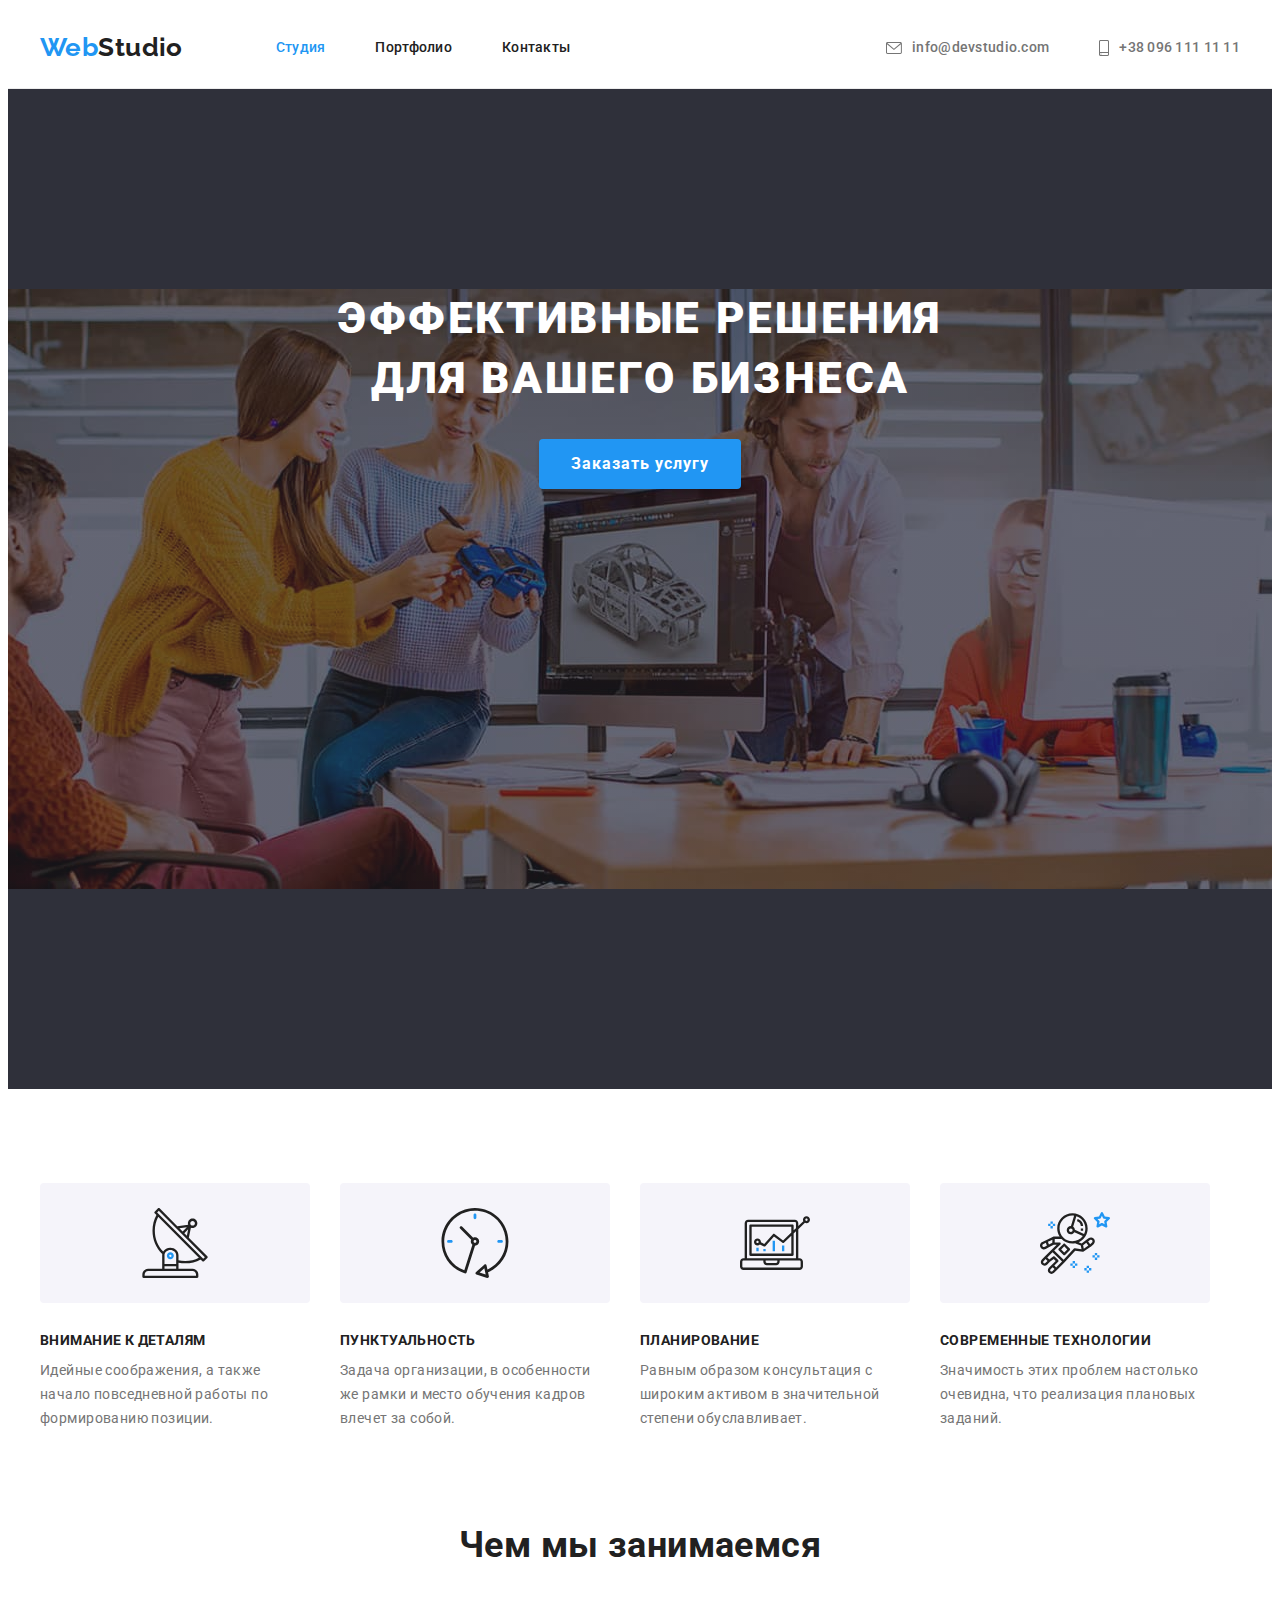
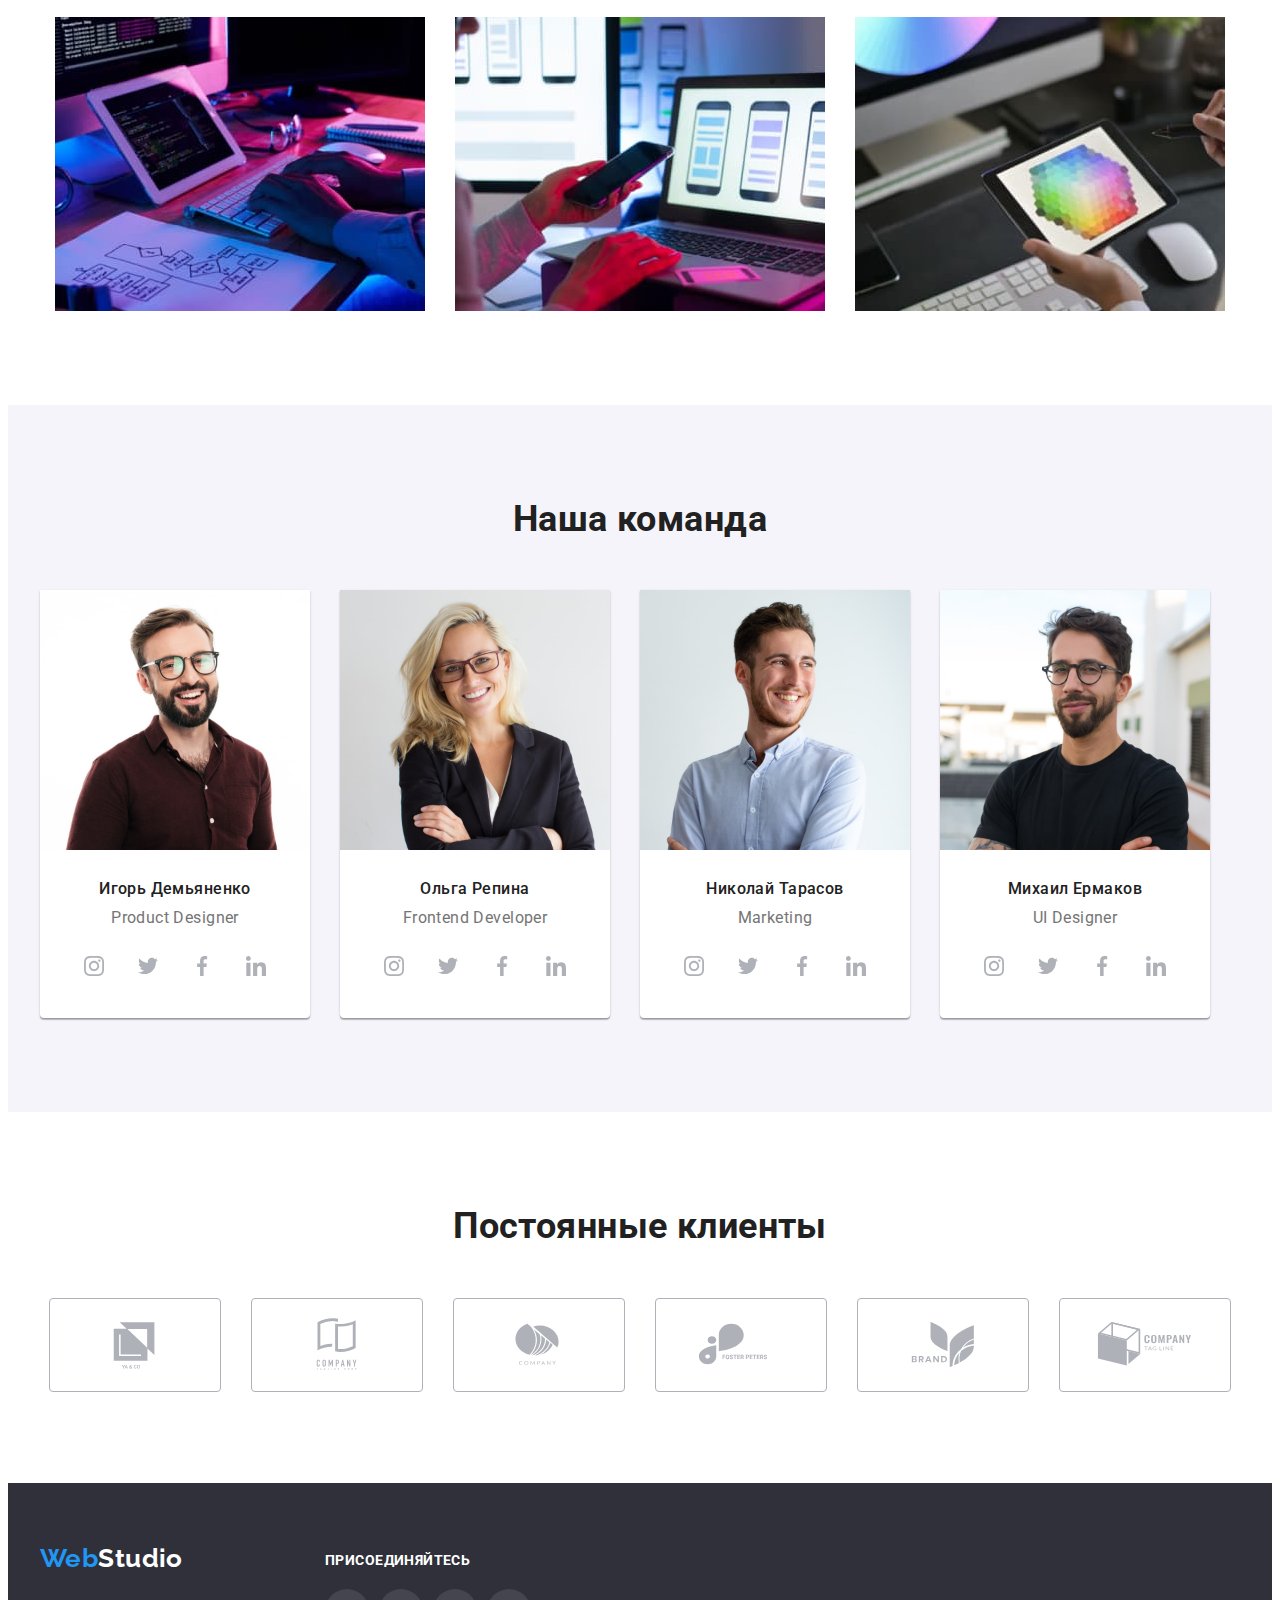
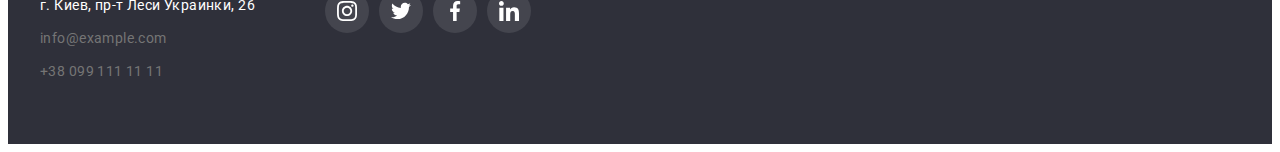
<file: index.html>
<!DOCTYPE html>
<html lang="ru">
<head>
    <meta charset="UTF-8">
    <meta http-equiv="X-UA-Compatible" content="IE=edge">
    <meta name="viewport" content="width=device-width, initial-scale=1.0">
    <link rel="preconnect" href="https://fonts.googleapis.com">
<link rel="preconnect" href="https://fonts.gstatic.com" crossorigin>
<link href="https://fonts.googleapis.com/css2?family=Oleo+Script&family=Raleway:wght@700&family=Roboto:wght@400;500;700;900&display=swap" rel="stylesheet">
    <title>Document</title>
    <link rel="stylesheet" href="https://cdnjs.cloudflare.com/ajax/libs/modern-normalize/1.1.0/modern-normalize.min.css" integrity="sha512-wpPYUAdjBVSE4KJnH1VR1HeZfpl1ub8YT/NKx4PuQ5NmX2tKuGu6U/JRp5y+Y8XG2tV+wKQpNHVUX03MfMFn9Q==" crossorigin="anonymous" referrerpolicy="no-referrer" />
    <link rel="stylesheet" href="./css/styles.css"
    />
</head>
<body>
    <header class="header">
        <div class="container main-nav">
            <a href="./index.html" class="header-logo"><span class="span-logo">Web</span>Studio</a>
            <nav>
                <ul class="site-nav">
                    <li class="nav-item"><a href=""  class="nav current">Студия</a></li>
                    <li class="nav-item"><a href="./portfolio.html"   class="nav">Портфолио</a></li>
                    <li class="nav-item"><a href=""   class="nav">Контакты</a></li>
                </ul>
            </nav>
            <ul class="contacts-nav">
                <li class="contacts-item"><a href="mailto:info@devstudio.com" class="cont-nav">
                    <svg class="contacts-icon" width="16" height="12">
                        <use href="./images/symbol-defs.svg#icon-envelope">
                        </use></svg>info@devstudio.com</a></li>
                <li class="contacts-item"><a href="tel:+380961111111" class="cont-nav">
                    <svg class="contacts-icon" width="10" height="16">
                        <use href="./images/symbol-defs.svg#icon-smartphone">
                        </use></svg>+38 096 111 11 11</a></li>
            </ul>
        </div>
    </header>
    <main> 
    <section class="hero">
        <div class="container">
            <h1 class="hero-title">Эффективные решения для вашего бизнеса</h1>
            <button type="button" class="btn">Заказать услугу</button> 
        </div>
    </section>
    <section  class="features">
        <div class="container">
            <h2 class="visually-hidden">Особенности</h2>
            <ul class="features-list">
                <li class="features-item">
                    <div class="features-icon-box">
                        <svg class="features-icon" width="70" height="70">
                        <use href="./images/symbol-defs.svg#icon-antenna">
                        </use></svg>
                    </div>
                    <h3 class="features-title">Внимание к деталям</h3>
                    <p class="features-text">Идейные соображения, а также начало повседневной работы по формированию позиции.</p>
                </li>
                <li class="features-item">
                    <div class="features-icon-box">
                        <svg class="features-icon" width="70" height="70">
                        <use href="./images/symbol-defs.svg#icon-clock">
                        </use></svg>
                    </div>
                    <h3 class="features-title">Пунктуальность</h3>
                    <p class="features-text">Задача организации, в особенности же рамки и место обучения кадров влечет за собой.</p>
                </li>
                <li class="features-item">
                    <div class="features-icon-box">
                        <svg class="features-icon" width="70" height="70">
                        <use href="./images/symbol-defs.svg#icon-diagram">
                        </use></svg>
                    </div>
                    <h3 class="features-title">Планирование</h3>
                    <p class="features-text">Равным образом консультация с широким активом в значительной степени обуславливает.</p>
                </li>
                <li class="features-item">
                    <div class="features-icon-box">
                        <svg class="features-icon" width="70" height="70">
                        <use href="./images/symbol-defs.svg#icon-astronaut">
                        </use></svg>
                    </div>
                    <h3 class="features-title">Современные технологии</h3>
                    <p class="features-text">Значимость этих проблем настолько очевидна, что реализация плановых заданий.</p>
                </li>
            </ul>
        </div>
    </section>
    <section class="about">
        <div class="container">
            <h2 class="about-title">Чем мы занимаемся</h2>
                <ul class="about-list">
                    <li class="about-img-link"><img src="./images/img1.jpg" class="about-img" alt="Написание кода" width="370"></li>
                    <li class="about-img-link"><img src="./images/img2.jpg" class="about-img" alt="Создание удобного сайта" width="370"></li>
                    <li class="about-img-link"><img src="./images/img3.jpg" class="about-img" alt="Разработка дизайна" width="370"></li>
                </ul>
        </div>
    </section>
    <section class="team">
        <div class="container">
            <h2 class="team-title">Наша команда</h2>
            <ul class="team-cards">
            <li class="persons-cards">
                <img src="./images/person1.jpg" alt="фото Игорь Демьяненко" width="270">
                    <div class="card-text">
                    <h3 class="person">Игорь Демьяненко</h3>
                    <p class="person-text">Product Designer</p>    
                <ul class="social-links-list">
                    <li class="social-links-item"><a href="" class="social-links-link">
                        <svg class="social-icon" width="20" height="20">
                        <use href="./images/symbol-defs.svg#icon-instagram">
                        </use></svg></a></li>
                    <li class="social-links-item"><a href="" class="social-links-link">
                        <svg class="social-icon" width="20" height="20">
                        <use href="./images/symbol-defs.svg#icon-twitter">
                        </use></svg></a></li>
                    <li class="social-links-item"><a href="" class="social-links-link">
                        <svg class="social-icon" width="20" height="20">
                        <use href="./images/symbol-defs.svg#icon-facebook">
                        </use></svg></a></li>
                    <li class="social-links-item"><a href="" class="social-links-link">
                        <svg class="social-icon" width="20" height="20">
                        <use href="./images/symbol-defs.svg#icon-linkedin">
                        </use></svg></a></li>
                </ul></div>
            </li>
            <li class="persons-cards">
                <img src="./images/person2.jpg" alt="фото Ольга Репина" width="270">
                    <div class="card-text">
                    <h3 class="person">Ольга Репина</h3>
                    <p class="person-text">Frontend Developer</p>
                <ul class="social-links-list">
                    <li class="social-links-item"><a href="" class="social-links-link">
                        <svg class="social-icon" width="20" height="20">
                        <use href="./images/symbol-defs.svg#icon-instagram">
                        </use></svg></a></li>
                    <li class="social-links-item"><a href="" class="social-links-link">
                        <svg class="social-icon" width="20" height="20">
                        <use href="./images/symbol-defs.svg#icon-twitter">
                        </use></svg></a></li>
                    <li class="social-links-item"><a href="" class="social-links-link">
                        <svg class="social-icon" width="20" height="20">
                        <use href="./images/symbol-defs.svg#icon-facebook">
                        </use></svg></a></li>
                    <li class="social-links-item"><a href="" class="social-links-link">
                        <svg class="social-icon" width="20" height="20">
                        <use href="./images/symbol-defs.svg#icon-linkedin">
                        </use></svg></a></li>
                </ul></div>
            </li>
            <li class="persons-cards">
                <img src="./images/person3.jpg" alt="фото Николай Тарасов" width="270">
                    <div class="card-text">
                    <h3 class="person">Николай Тарасов</h3>
                    <p class="person-text">Marketing</p>
                <ul class="social-links-list">
                    <li class="social-links-item"><a href="" class="social-links-link">
                        <svg class="social-icon" width="20" height="20">
                        <use href="./images/symbol-defs.svg#icon-instagram">
                        </use></svg></a></li>
                    <li class="social-links-item"><a href="" class="social-links-link">
                        <svg class="social-icon" width="20" height="20">
                        <use href="./images/symbol-defs.svg#icon-twitter">
                        </use></svg></a></li>
                    <li class="social-links-item"><a href="" class="social-links-link">
                        <svg class="social-icon" width="20" height="20">
                        <use href="./images/symbol-defs.svg#icon-facebook">
                        </use></svg></a></li>
                    <li class="social-links-item"><a href="" class="social-links-link">
                        <svg class="social-icon" width="20" height="20">
                        <use href="./images/symbol-defs.svg#icon-linkedin">
                        </use></svg></a></li>
                </ul></div>
            </li>
            <li class="persons-cards">
                <img src="./images/person4.jpg" alt="фото Михаил Ермаков" width="270">
                    <div class="card-text">
                    <h3 class="person">Михаил Ермаков</h3>
                    <p class="person-text">UI Designer</p>
                <ul class="social-links-list">
                    <li class="social-links-item"><a href="" class="social-links-link">
                        <svg class="social-icon" width="20" height="20">
                        <use href="./images/symbol-defs.svg#icon-instagram">
                        </use></svg></a></li>
                    <li class="social-links-item"><a href="" class="social-links-link">
                        <svg class="social-icon" width="20" height="20">
                        <use href="./images/symbol-defs.svg#icon-twitter">
                        </use></svg></a></li>
                    <li class="social-links-item"><a href="" class="social-links-link">
                        <svg class="social-icon" width="20" height="20">
                        <use href="./images/symbol-defs.svg#icon-facebook">
                        </use></svg></a></li>
                    <li class="social-links-item"><a href="" class="social-links-link">
                        <svg class="social-icon" width="20" height="20">
                        <use href="./images/symbol-defs.svg#icon-linkedin">
                        </use></svg></a></li>
                </ul></div>
            </li>
            </ul>
        </div>
    </section>
    <section class="clients">
        <div class="container">
            <h2 class="clients-title">Постоянные клиенты</h2>
            <ul class="clients-list">
                <li class="clients-item"><a href="" class="clients-link"><svg class="clients-icon" width="106" height="60">
                    <use href="./images/symbol-defs.svg#icon-Logo1">
                    </use></svg></a></li>
                <li class="clients-item"><a href="" class="clients-link"><svg class="clients-icon" width="106" height="60">
                    <use href="./images/symbol-defs.svg#icon-Logo2">
                    </use></svg></a></li>
                <li class="clients-item"><a href="" class="clients-link"><svg class="clients-icon" width="106" height="60">
                    <use href="./images/symbol-defs.svg#icon-Logo3">
                    </use></svg></a></li>
                <li class="clients-item"><a href="" class="clients-link"><svg class="clients-icon" width="106" height="60">
                    <use href="./images/symbol-defs.svg#icon-Logo4">
                    </use></svg></a></li>
                <li class="clients-item"><a href="" class="clients-link"><svg class="clients-icon" width="106" height="60">
                    <use href="./images/symbol-defs.svg#icon-Logo5">
                    </use></svg></a></li>
                <li class="clients-item"><a href="" class="clients-link"><svg class="clients-icon" width="106" height="60">
                    <use href="./images/symbol-defs.svg#icon-Logo6">
                    </use></svg></a></li>
        </ul></div></section>
    </section>
    </main>
    <footer class="footer">
        <div class="container footer-flex">
            <div class="footer-container">
            <a href="./index.html" class="footer-logo"><span class="span-logo">Web</span>Studio</a></li>
            <address>
            <ul class="contacts-footer">
            <li class="footer-con"><a href="https://goo.gl/maps/pPcLnvjaUrZ2ZYLMA" 
                target="_blank" 
                rel="noopener nofollow"
                class="address">
                г. Киев, пр-т Леси Украинки, 26</a> </li>
            <li class="address"><a href="mailto:info@example.com" class="contacts">info@example.com</a></li>
            <li class="address"><a href="tel:+380991111111" class="contacts">+38 099 111 11 11</a></li>
            </ul>
            </address> </div>
            <div class="join">
            <p class="join-text">Присоединяйтесь</p>
            <ul class="social-links-list-footer">
                <li class="social-links-item-footer"><a href="" class="social-links-link-footer">
                    <svg class="social-icon-footer" width="20" height="20">
                    <use href="./images/symbol-defs.svg#icon-instagram">
                    </use></svg></a></li>
                <li class="social-links-item-footer"><a href="" class="social-links-link-footer">
                    <svg class="social-icon-footer" width="20" height="20">
                    <use href="./images/symbol-defs.svg#icon-twitter">
                    </use></svg></a></li>
                <li class="social-links-item-footer"><a href="" class="social-links-link-footer">
                    <svg class="social-icon-footer" width="20" height="20">
                    <use href="./images/symbol-defs.svg#icon-facebook">
                    </use></svg></a></li>
                <li class="social-links-item-footer"><a href="" class="social-links-link-footer">
                    <svg class="social-icon-footer" width="20" height="20">
                    <use href="./images/symbol-defs.svg#icon-linkedin">
                    </use></svg></a></li>
            </ul></div>
        </div>
    </footer>
</body>
</html>
</file>
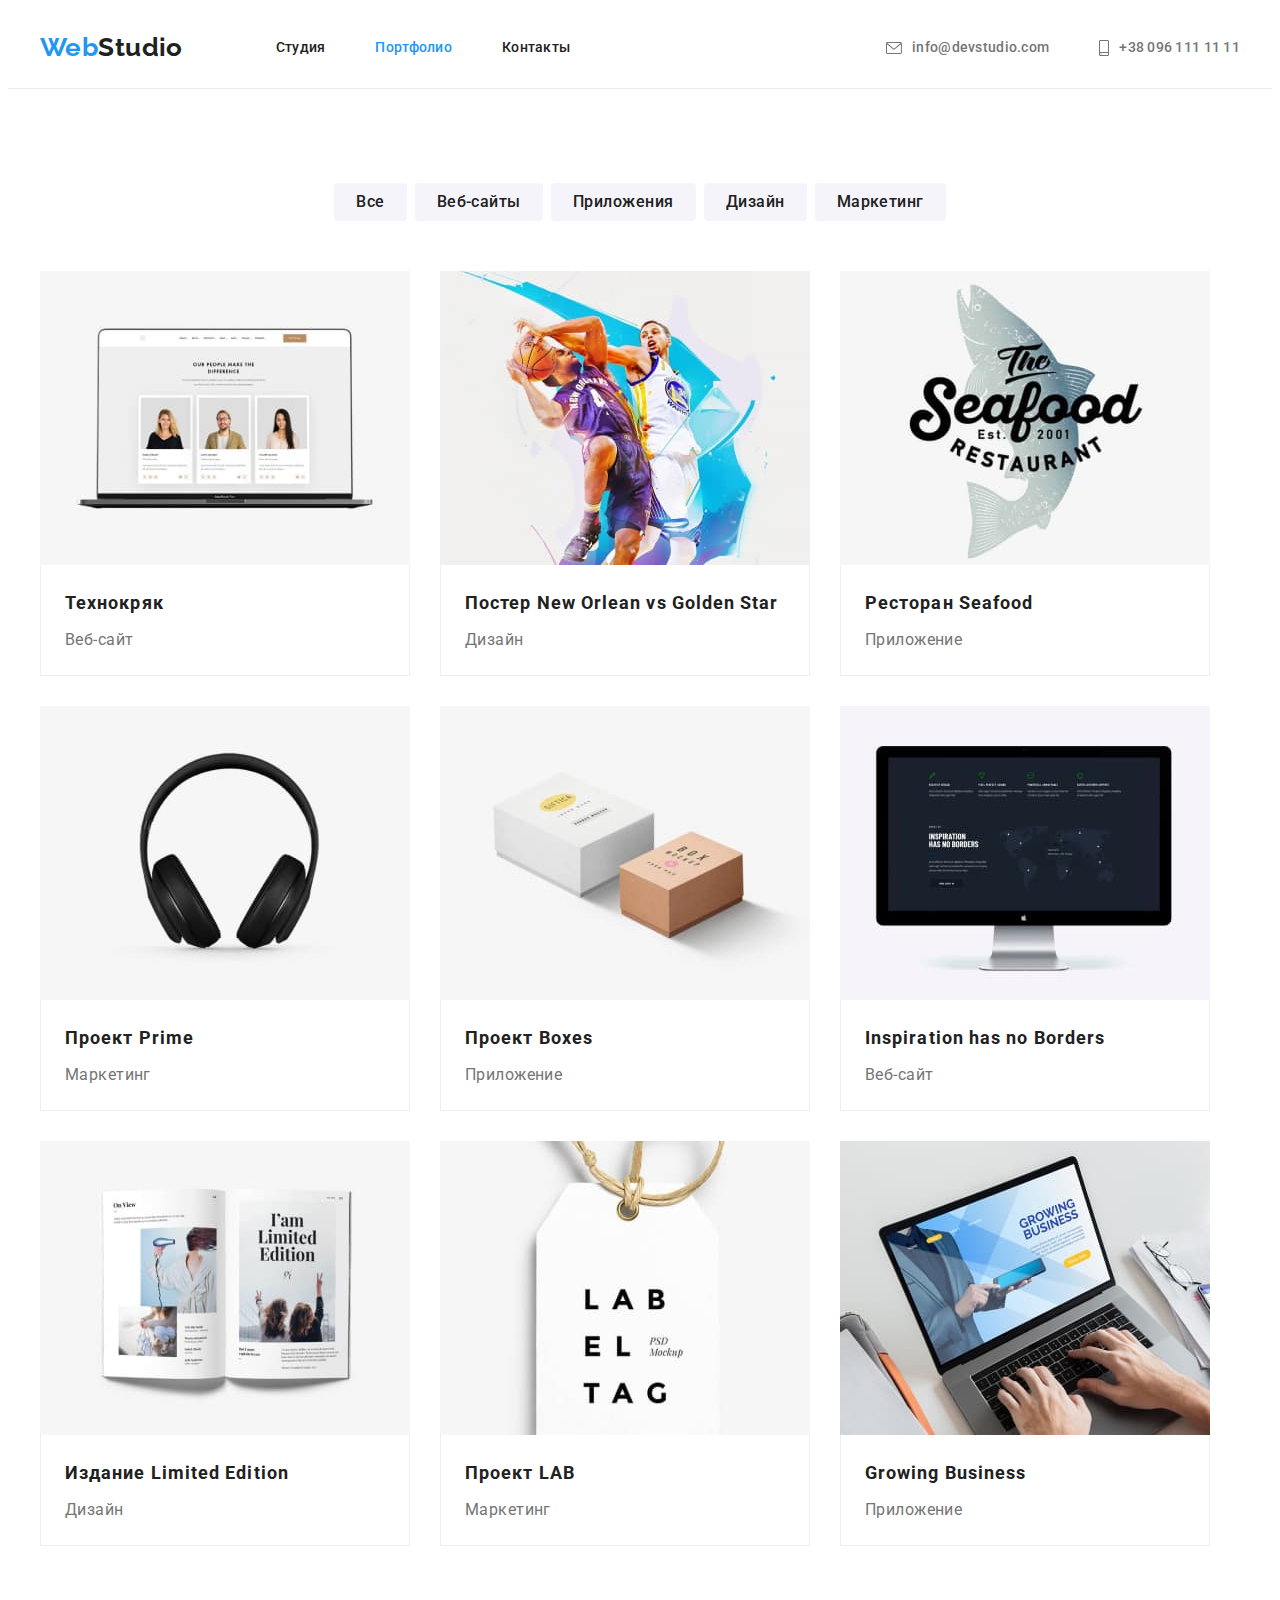
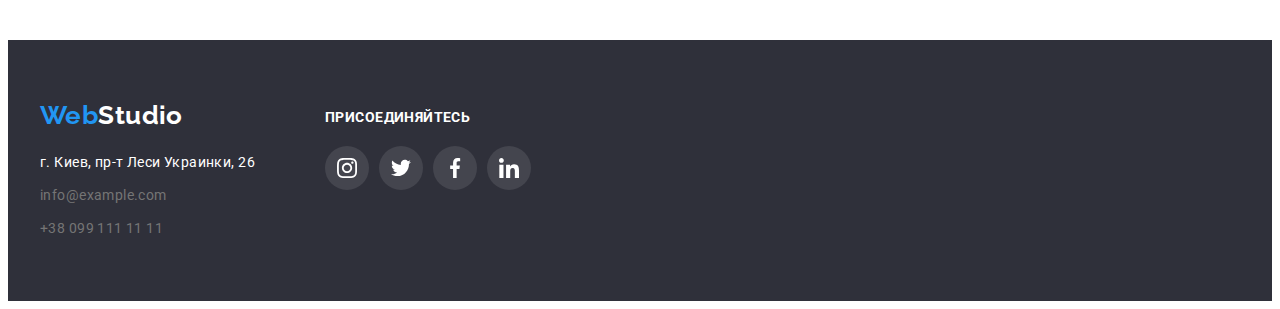
<file: portfolio.html>
<!DOCTYPE html>
<html lang="ru">
<head>
    <meta charset="UTF-8">
    <meta http-equiv="X-UA-Compatible" content="IE=edge">
    <meta name="viewport" content="width=device-width, initial-scale=1.0">
    <link rel="preconnect" href="https://fonts.googleapis.com">
<link rel="preconnect" href="https://fonts.gstatic.com" crossorigin>
<link href="https://fonts.googleapis.com/css2?family=Oleo+Script&family=Raleway:wght@700&family=Roboto:wght@400;500;700;900&display=swap" rel="stylesheet">
    <title>Document</title>
    <link rel="stylesheet" href="https://cdnjs.cloudflare.com/ajax/libs/modern-normalize/1.1.0/modern-normalize.min.css" integrity="sha512-wpPYUAdjBVSE4KJnH1VR1HeZfpl1ub8YT/NKx4PuQ5NmX2tKuGu6U/JRp5y+Y8XG2tV+wKQpNHVUX03MfMFn9Q==" crossorigin="anonymous" referrerpolicy="no-referrer" />
    <link rel="stylesheet" href="./css/styles.css">
</head>
<body>
    <header class="header">
        <div class="container main-nav">
            <a href="./index.html" class="header-logo"><span class="span-logo">Web</span>Studio</a>
            <nav>
                <ul class="site-nav">
                    <li  class="nav-item"><a href="./index.html" class="nav">Студия</a></li>
                    <li  class="nav-item"><a href="" class="nav current">Портфолио</a></li>
                    <li  class="nav-item"><a href=""  class="nav">Контакты</a></li>
                </ul>
            </nav>
            <ul class="contacts-nav">
                <li class="contacts-item"><a href="mailto:info@devstudio.com" class="cont-nav">
                    <svg class="contacts-icon" width="16" height="12">
                        <use href="./images/symbol-defs.svg#icon-envelope">
                        </use></svg>info@devstudio.com</a></li>
                <li class="contacts-item"><a href="tel:+380961111111" class="cont-nav">
                    <svg class="contacts-icon" width="10" height="16">
                        <use href="./images/symbol-defs.svg#icon-smartphone">
                        </use></svg>+38 096 111 11 11</a></li>
            </ul>
        </div>
    </header>
    <main>
        <section class="section">
        <div class="container">
            <h1 class="visually-hidden">Портфолио</h1>
            <ul class="portfolio-btns">
                <li class="port-btn"><button type="button" class="portfolio-btn">Все</button> </li> 
                <li class="port-btn"><button type="button" class="portfolio-btn">Веб-сайты</button> </li> 
                <li class="port-btn"><button type="button" class="portfolio-btn">Приложения</button> </li> 
                <li class="port-btn"><button type="button"  class="portfolio-btn">Дизайн</button> </li> 
                <li class="port-btn"><button type="button"  class="portfolio-btn">Маркетинг</button> </li> 
            </ul>
            <ul class="portfolio">
                <li class="portfolio-item">
                    <img src="./images/portfolio1.jpg" alt="открытая страница вайта" width="370">
                    <div class="portfolio-card">
                        <h2 class="portfolio-title">Технокряк</h2>
                        <p class="portfolio-text">Веб-сайт</p>
                    </div>
                </li>
                <li class="portfolio-item">
                    <img src="./images/portfolio2.jpg" alt="плакат с баскетболистами" width="370">
                    <div class="portfolio-card">
                        <h2 class="portfolio-title">Постер New Orlean vs Golden Star</h2>
                        <p class="portfolio-text">Дизайн</p>
                    </div>
                </li>
                <li class="portfolio-item">
                    <img src="./images/portfolio3.jpg" alt="логотип ресторана" width="370">
                    <div class="portfolio-card">
                        <h2 class="portfolio-title">Ресторан Seafood</h2>
                        <p class="portfolio-text">Приложение</p>
                    </div>
                </li>
                <li class="portfolio-item">
                    <img src="./images/portfolio4.jpg" alt="наушники" width="370">
                    <div class="portfolio-card">
                        <h2 class="portfolio-title">Проект Prime</h2>
                        <p class="portfolio-text">Маркетинг</p>
                    </div>
                </li>
                <li class="portfolio-item">
                    <img src="./images/portfolio5.jpg" alt="две коробки" width="370">
                    <div class="portfolio-card">
                        <h2 class="portfolio-title">Проект Boxes</h2>
                        <p class="portfolio-text">Приложение</p>
                    </div>
                </li>
                <li class="portfolio-item">
                    <img src="./images/portfolio6.jpg" alt="открытая страница сайта" width="370">
                    <div class="portfolio-card">
                        <h2 class="portfolio-title">Inspiration has no Borders</h2>
                        <p class="portfolio-text">Веб-сайт</p>
                    </div>
                </li>
                <li class="portfolio-item">
                    <img src="./images/portfolio7.jpg" alt="открытый журнал" width="370">
                    <div class="portfolio-card">
                        <h2 class="portfolio-title">Издание Limited Edition</h2>
                        <p class="portfolio-text">Дизайн</p>
                    </div>
                </li>
                <li class="portfolio-item">
                    <img src="./images/portfolio8.jpg" alt="бирка для продукции" width="370">
                    <div class="portfolio-card">
                        <h2 class="portfolio-title">Проект LAB</h2>
                        <p class="portfolio-text">Маркетинг</p>
                    </div>
                </li>
                <li class="portfolio-item">
                    <img src="./images/portfolio9.jpg" alt="сайт на мониторе" width="370">
                    <div class="portfolio-card">
                        <h2 class="portfolio-title">Growing Business</h2>
                        <p class="portfolio-text">Приложение</p>
                    </div>
                </li>
            </ul>
        </div>
        </section>
    </main>
    <footer class="footer">
        <div class="container footer-flex">
            <div class="footer-container">
            <a href="./index.html" class="footer-logo"><span class="span-logo">Web</span>Studio</a></li>
            <address>
            <ul class="contacts-footer">
            <li class="footer-con"><a href="https://goo.gl/maps/pPcLnvjaUrZ2ZYLMA" 
                target="_blank" 
                rel="noopener nofollow"
                class="address">
                г. Киев, пр-т Леси Украинки, 26</a> </li>
            <li class="address"><a href="mailto:info@example.com" class="contacts">info@example.com</a></li>
            <li class="address"><a href="tel:+380991111111" class="contacts">+38 099 111 11 11</a></li>
            </ul>
            </address> </div>
            <div class="join">
            <p class="join-text">Присоединяйтесь</p>
            <ul class="social-links-list-footer">
                <li class="social-links-item-footer"><a href="" class="social-links-link-footer">
                    <svg class="social-icon-footer" width="20" height="20">
                    <use href="./images/symbol-defs.svg#icon-instagram">
                    </use></svg></a></li>
                <li class="social-links-item-footer"><a href="" class="social-links-link-footer">
                    <svg class="social-icon-footer" width="20" height="20">
                    <use href="./images/symbol-defs.svg#icon-twitter">
                    </use></svg></a></li>
                <li class="social-links-item-footer"><a href="" class="social-links-link-footer">
                    <svg class="social-icon-footer" width="20" height="20">
                    <use href="./images/symbol-defs.svg#icon-facebook">
                    </use></svg></a></li>
                <li class="social-links-item-footer"><a href="" class="social-links-link-footer">
                    <svg class="social-icon-footer" width="20" height="20">
                    <use href="./images/symbol-defs.svg#icon-linkedin">
                    </use></svg></a></li>
            </ul></div>
        </div>
    </footer>
</body>
</html>
</file>
<file: css/styles.css>
:root {
    --primary-text-color:#212121;
    --secondary-text-color:#757575;
    --accent-color:#2196F3;
    --secondary-accent-color:#FFFFFF;
    --primary-bg-color: #FFFFFF;
    --bg-accent-color:#2F303A;
    --pf-btn-color: #F5F4FA;
    --features-icon-box-color:#F5F4FA;
    --primary-social-icon-fill: #AFB1B8;
    --secondary-social-icon-fill:#FFFFFF;
    --clients-icon-fill: #AFB1B8;
    --clients-icon-fill-hf:#2196F3;
}
p,
h1,
h2,
h3,
h4,
h5,
h6 {
    margin: 0;
}
ul,
ol {
    margin: 0;
    padding-left: 0;
    list-style: none;
}
button {
    cursor: pointer;
}
a {text-decoration: none;}
img {
    display: block;
    max-width: 100%;
    height: auto;
}
body {
    font-family: "Roboto", sans-serif;
    background-color:var(--primary-bg-color);
    color: var(--primary-text-color);
    font-size: 14px;
    letter-spacing: 0.03em;
}
.container {
    width: 1200px;
    margin: 0 auto;
    padding-left: 15px;
    padding-right: 15px;
    /* outline: 1px solid red;  */
}
/* -----------------------------лого-------------------*/

.span-logo{
    color: var(--accent-color);
}

.header-logo {
    display: block;
    padding-top: 24px;
    padding-bottom: 25px;
    margin-right: 93px;

    color: var(--primary-text-color);
    font-family: 'Raleway', sans-serif;
    font-weight: 700;
    font-size: 26px;
    line-height: 1.19;
}

/*--------------------------------- header---------------------------------*/
.visually-hidden {
    position: absolute;
    width: 1px;
    height: 1px;
    margin: -1px;
    border: 0;
    padding: 0;
    white-space: nowrap;
    clip-path: inset(100%);
    clip: rect(0 0 0 0);
    overflow: hidden; 
}
.header {
    border-bottom: 1px solid #ECECEC;
}
.main-nav {
    display: flex;
    align-items: center;
}
.site-nav {
    display: flex;
}
.nav-item:nth-child(n+2) {
    margin-left: 50px;
}
.nav {
    display: block;
    font-weight: 500;
    line-height: 1.14;
    letter-spacing: 0.02em;
    color: var(--primary-text-color);
    text-decoration: none;
    padding-top: 32px;
    padding-bottom: 32px;
}
.nav:hover,
.nav:focus {
    color: var(--accent-color);
}
.current {
    color: var(--accent-color);
    text-decoration: none;
}
.contacts-nav {
    display: flex;
    margin-left: auto;

}

.contacts-item:nth-child(n+2) {
    margin-left: 50px;
} 
.cont-nav {
    display: flex;
    align-items: center;
    justify-content: center;
    padding-top: 32px;
    padding-bottom: 32px;

    font-weight: 500;
    line-height: 1.14;
    letter-spacing: 0.02em;
    color: var(--secondary-text-color);
    text-decoration: none;
}
.cont-nav:hover,
.cont-nav:focus {
    color: var(--accent-color);
}
.contacts-icon {
    display: block;
    margin-right: 10px;
    fill: currentColor;
}

/* ------------------------------hero ---------------------------------*/
.hero {
    max-width: 1600px;
    height: 600px;
    margin-left: auto;
    margin-right: auto;
    background-color: var(--bg-accent-color);
    background-image: linear-gradient(rgba(47, 48, 58, 0.4),rgba(47, 48, 58, 0.4)),
    url(../images/hero-bg-img.jpg); 
    background-repeat: no-repeat;
    background-position: 50% 50%;

    padding-top: 200px;
    padding-bottom: 200px;
}

.hero-title {
    font-weight: 900;
    font-size: 44px;
    line-height: 1.36;
    text-align:center;
    letter-spacing: 0.06em;
    text-transform: uppercase;
    color: var(--secondary-accent-color);
    max-width: 696px;
    margin: 0 auto;
}
.btn { 
    font-family: inherit;
    font-weight: 700;
    font-size: 16px;
    line-height: 1.88;
    align-items: center;
    text-align:center;
    letter-spacing: 0.06em;
    background-color: var(--accent-color);
    color: var(--secondary-accent-color);
    min-width: 200px;
    box-shadow: 0px 4px 4px rgba(0, 0, 0, 0.15);
    border: none;
    border-radius: 4px; 
    margin: 30px auto 0 auto;
    display: block;
    padding: 10px 32px;
}
.btn:hover,
.btn:focus {
    background-color: #188CE8;
}
/* -----------------------------features -------------------------------*/
.features-icon-box {
    margin-bottom: 30px;
    width: 270px;
    height: 120px;
    background-color: var(--features-icon-box-color);
    border-radius: 4px;
    display: flex;
    align-items:center;
    justify-content: center;
}
.features {
    padding-bottom: 94px;
    padding-top: 94px;
}
.features-list {
    display: flex;
}
.features-item {
    display: block;
    justify-content: space-evenly;
    max-width: 270px;
}
.features-item:nth-child(n+2) {
    margin-left: 30px;
}
.features-title {
    margin-bottom: 10px;
    font-weight: 700;
    font-size: 14px;
    line-height: 1.14;
    text-transform: uppercase;
    color: var(--primary-text-color);
    }
.features-text {
    font-weight: 400;
    line-height: 1.71;
    color: var(--secondary-text-color);
}
/* -----------------------------about -------------------------------*/
.about {
    padding-bottom: 94px;
}
.about-title {
    font-weight: 700;
    font-size: 36px;
    line-height: 1.16;
    text-align: center;
    color: var(--primary-text-color);
    margin-bottom: 50px;

}
.about-list {
    display: flex;
    justify-content: center;
}
.about-img-link {
    display: block;
}

.about-img-link:not(:last-child) {
    margin-right: 30px;
}
/* ----------------------------team ---------------------------------*/

.team {
    padding-top: 94px;
    padding-bottom: 94px;;
    background-color: #F5F4FA;
}
.team-title {
    font-weight: 700;
    font-size: 36px;
    line-height: 1.16;
    text-align:center;
    color: var(--primary-text-color);
    margin-bottom: 50px;
}
.team-cards {
    display: flex;
}
.persons-cards {
    display: block;
    box-shadow: 0px 1px 3px rgba(0, 0, 0, 0.12), 0px 1px 1px rgba(0, 0, 0, 0.14), 0px 2px 1px rgba(0, 0, 0, 0.2);
    border-radius: 0px 0px 4px 4px;
    background-color: var(--primary-bg-color);
}
.persons-cards:nth-child(n+2) {
    margin-left: 30px;
}
.card-text {
    padding-top: 30px;
    padding-bottom: 30px;
}
.person {
    margin-bottom: 10px;
    font-weight: 500;
    font-size: 16px;
    line-height: 1.18;
    text-align:center;
    color: var(--primary-text-color);
}
.person-text {
    font-weight: 400;
    font-size: 16px;
    line-height: 1.18;
    text-align:center;
    color: var(--secondary-text-color);
}
.social-links-list {
    margin-top: 16px;
    display: flex;
    justify-content: center;
}
.social-links-item {
    width: 44px;
    height: 44px;
    margin-right: 10px;
}
.social-links-item:last-child {
    margin-right: 0;
}
.social-links-link {
    width: 100%;
    height: 100%;
    border-radius: 50%;
    background-color: inherit;
    display: flex;
    align-items: center;
    justify-content: center;
}
.social-icon {
    fill: var(--primary-social-icon-fill);
}
.social-links-link:hover ,
.social-links-link:focus {
    background-color: var(--accent-color);
}

.social-links-link:hover .social-icon,
.social-links-link:focus .social-icon {
    fill: var(--secondary-social-icon-fill)
}
/* --------------------------clients------------------------- */
.clients {
    margin-top: 94px;
    margin-bottom: 91px;
}
.clients-title {
    margin-bottom: 50px;
    font-weight: 700;
    font-size: 36px;
    line-height: 1.16;
    text-align:center;
    color: var(--primary-text-color);
}
.clients-list {
    display: flex;
    justify-content: center;
    align-items: center;
}
.clients-item:nth-child(n+2) {
    margin-left: 30px;
}

.clients-link {
    display: flex;
    justify-content: center;
    align-items: center;
    width: 170px;
    height: 92px;
    border: 1px solid var(--clients-icon-fill);
    border-radius: 4px;
    fill: var(--clients-icon-fill);
}
.clients-link:hover ,
.clients-link:focus {
    fill: var(--clients-icon-fill-hf);
    border: 1px solid var(--clients-icon-fill-hf);
}
.clients-icon {
    display: block;
    justify-content: center;

}
/* ---------------------------------------portfolio ---------------------*/
.section {
    padding-top: 94px;
    padding-bottom: 94px;
}
.port-btn {
    display: block;
} 
.portfolio-btns {
    display: flex; 
    margin-bottom: 50px;
    justify-content: center;
}
.port-btn:nth-child(n+2) {
    margin-left: 8px;
}
.portfolio-btn {
    font-family: inherit;
    font-weight: 500;
    font-size: 16px;
    line-height: 1.62;
    text-align:center;
    letter-spacing: 0.03em;
    background-color: var(--pf-btn-color) ;
    color: var(--primary-text-color);
    border-radius: 4px;
    border: none;
    display: block;
    padding: 6px 22px;
}
.portfolio-btn:hover, 
.portfolio-btn:focus {
background-color:var(--accent-color);
color: var(--secondary-accent-color);
box-shadow: 0px 3px 1px rgba(0, 0, 0, 0.1), 0px 1px 2px rgba(0, 0, 0, 0.08), 0px 2px 2px rgba(0, 0, 0, 0.12);
border-radius: 4px;
} 
.portfolio {
    display: flex;
    flex-wrap: wrap;
}
.portfolio-item {
    margin-left: 0;
    margin-right: 30px;
    margin-bottom: 30px;
}
.portfolio-item:hover ,
.portfolio-item:focus {
    outline: 1px solid var(--secondary-accent-color);
    box-shadow: 0px 1px 1px rgba(0, 0, 0, 0.12), 0px 4px 4px rgba(0, 0, 0, 0.06), 1px 4px 6px rgba(0, 0, 0, 0.16);
}
.portfolio-item:nth-child(3n+0){
    margin-right: 0px;
    margin-left: 0;
}
.portfolio-item:nth-last-child(-n + 3)
{
    margin-bottom: 0;
}

.portfolio-card {
    padding-top: 20px;
    padding-bottom: 20px;
    padding-left: 24px;
    padding-right: 24px;
    border: 1px solid #EEEEEE;
    border-top: none;
}

.portfolio-title {
    margin-bottom: 4px;
    font-weight: 700;
    font-size: 18px;
    line-height: 2;
    letter-spacing: 0.06em;
    color: var(--primary-text-color);
}
.portfolio-text {
    font-weight: 400;
    font-size: 16px;
    line-height: 1.88;
    color: var(--secondary-text-color);
}

/* ------------------------footer------------------------ */
.footer {
    background-color: var(--bg-accent-color);
    padding-top: 60px;
    padding-bottom: 60px;
}
.footer-container {
    margin-right: 70px;
}
.footer-flex {
    display: flex;
    justify-content: baseline;
}
.footer-logo {
    color: var(--secondary-accent-color);
    font-family: 'Raleway', sans-serif;
    font-weight: 700;
    font-size: 26px;
    line-height: 1.19;
}
.contacts-footer {
    margin-top: 20px;
} 
.address {
    font-style: normal;
    font-weight: 400;
    line-height: 1.71;
    color: var(--secondary-accent-color);
    text-decoration: none;
}
.address:nth-child(n+2) {
    margin-top: 9px;
}
.address:hover,
.address:focus {
    color: var(--accent-color);
}
.contacts {
    color: var(--secondary-text-color);
}
.contacts:hover ,
.contacts:focus {
    color: var(--accent-color);
}
.join {
    margin-top: 10px;
}
.join-text {

    font-weight: 700;
    line-height: 1.14;
    text-transform: uppercase;
    color: var(--secondary-accent-color);
}
.social-links-list-footer {
    display: flex;
    justify-content: start;
    margin-top: 20px;
}
.social-links-item-footer {
    display: block;
    width: 44px;
    height: 44px;
}
.social-links-item-footer:nth-child(n+2) {
    margin-left: 10px;
}
.social-links-link-footer {
    width: 100%;
    height: 100%;
    border-radius: 50%;
    background-color:rgba(255, 255, 255, 0.1);
    display: flex;
    align-items: center;
    justify-content: center;
}
.social-icon-footer {
    fill: var(--secondary-social-icon-fill);
}
.social-links-link-footer:hover ,
.social-links-link-footer:focus {
    background-color: var(--accent-color);
}

/* .social-links-link-footer:hover .social-icon,
.social-links-link-footer:focus .social-icon {
    fill: var(--secondary-social-icon-fill)
} */
</file>
